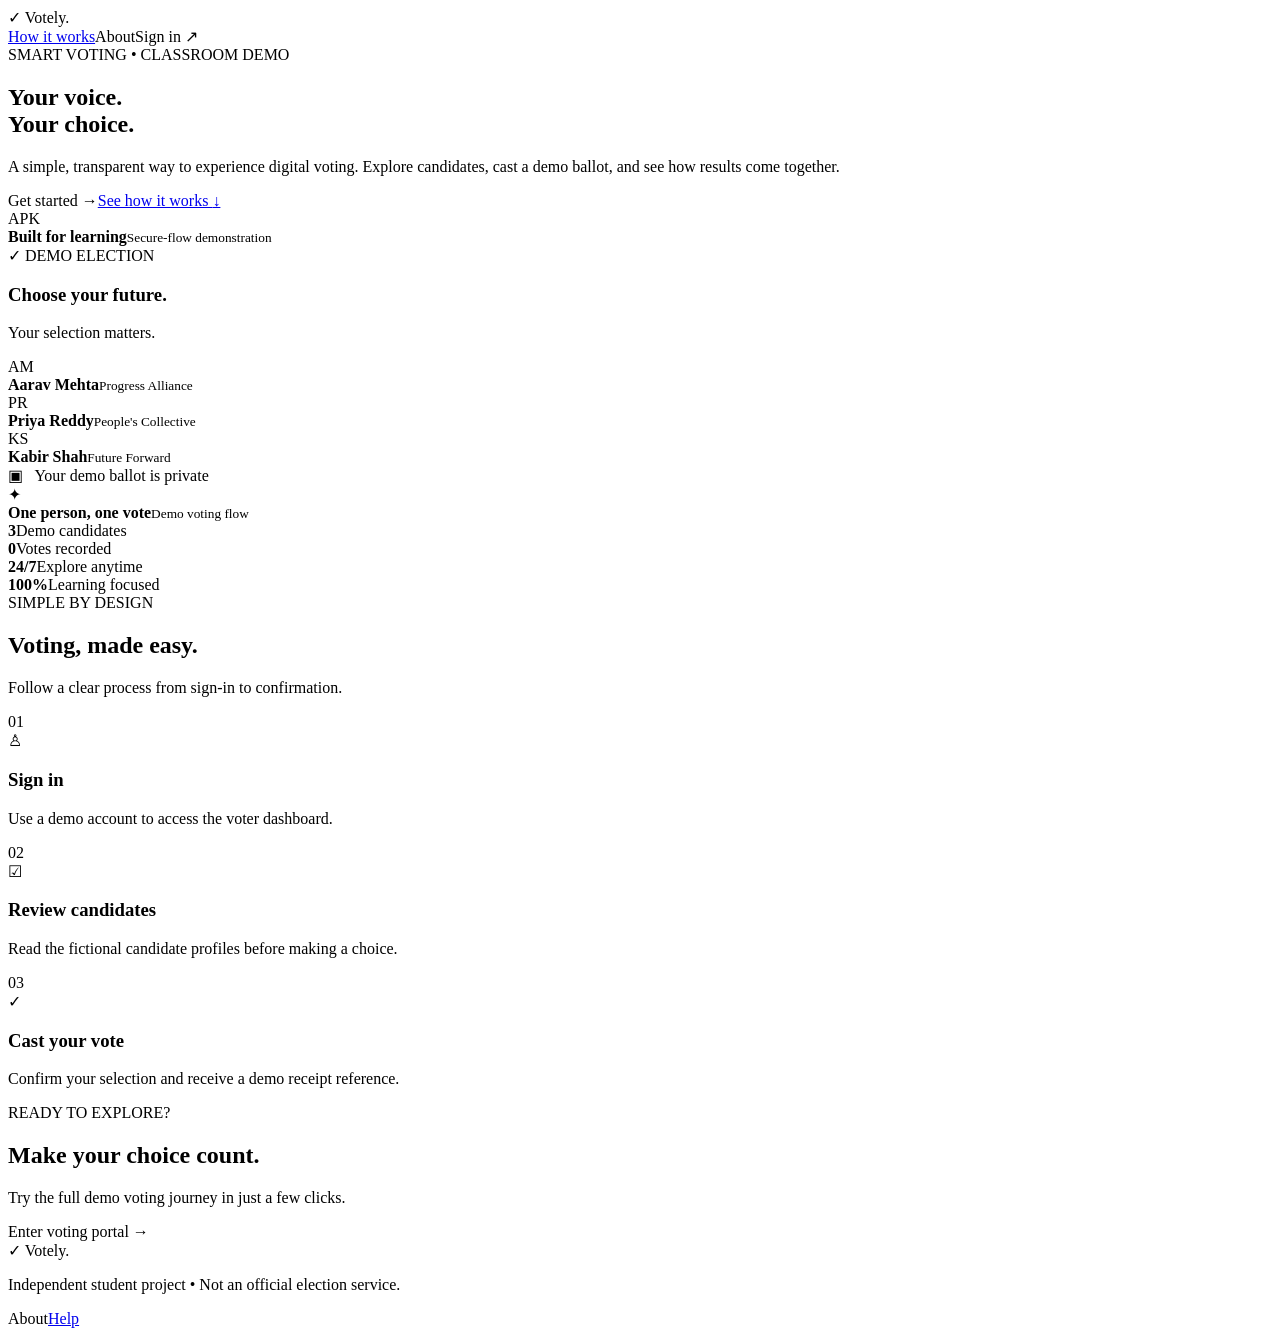
<file: index.html>
<!doctype html>
<html lang="en" xmlns:th="http://www.thymeleaf.org"><head>
<meta charset="utf-8"><meta name="viewport" content="width=device-width,initial-scale=1">
<title>Votely — Smart Voting System</title><link rel="stylesheet" th:href="@{/css/style.css}"></head>
<body>
<header class="topbar"><a class="brand" th:href="@{/}"><span class="brand-icon">✓</span> Votely<span class="brand-dot">.</span></a>
<nav><a href="#how">How it works</a><a th:href="@{/about}">About</a><a class="nav-login" th:href="@{/login}">Sign in <span>↗</span></a></nav></header>
<main>
<section class="hero wrap">
<div class="hero-copy"><div class="eyebrow"><span class="live-dot"></span> SMART VOTING • CLASSROOM DEMO</div>
<h1>Your voice.<br><span>Your choice.</span></h1>
<p class="hero-text">A simple, transparent way to experience digital voting. Explore candidates, cast a demo ballot, and see how results come together.</p>
<div class="hero-actions"><a class="btn btn-primary" th:href="@{/login}">Get started <span>→</span></a><a class="text-link" href="#how">See how it works <span>↓</span></a></div>
<div class="trust-row"><div class="avatar-stack"><span>A</span><span>P</span><span>K</span></div><div><strong>Built for learning</strong><small>Secure-flow demonstration</small></div></div></div>
<div class="hero-art"><div class="orb orb-one"></div><div class="orb orb-two"></div><div class="ballot-card"><div class="card-top"><span class="mini-logo">✓</span><span class="status-pill"><i></i> DEMO ELECTION</span></div><h3>Choose your future.</h3><p class="muted">Your selection matters.</p>
<div class="candidate-row"><div class="candidate-avatar blue">AM</div><div><b>Aarav Mehta</b><small>Progress Alliance</small></div><span class="radio"></span></div>
<div class="candidate-row"><div class="candidate-avatar coral">PR</div><div><b>Priya Reddy</b><small>People's Collective</small></div><span class="radio"></span></div>
<div class="candidate-row"><div class="candidate-avatar green">KS</div><div><b>Kabir Shah</b><small>Future Forward</small></div><span class="radio"></span></div>
<div class="secure-note">▣ &nbsp; Your demo ballot is private</div></div><div class="float-chip"><span>✦</span><div><b>One person, one vote</b><small>Demo voting flow</small></div></div></div>
</section>
<section class="stats wrap"><div><strong th:text="${candidateCount}">3</strong><span>Demo candidates</span></div><div><strong th:text="${totalVotes}">0</strong><span>Votes recorded</span></div><div><strong>24/7</strong><span>Explore anytime</span></div><div><strong>100%</strong><span>Learning focused</span></div></section>
<section id="how" class="how wrap"><div class="section-heading"><div class="eyebrow">SIMPLE BY DESIGN</div><h2>Voting, made easy.</h2><p>Follow a clear process from sign-in to confirmation.</p></div><div class="steps">
<article><span class="step-no">01</span><div class="step-icon">♙</div><h3>Sign in</h3><p>Use a demo account to access the voter dashboard.</p></article>
<article><span class="step-no">02</span><div class="step-icon">☑</div><h3>Review candidates</h3><p>Read the fictional candidate profiles before making a choice.</p></article>
<article><span class="step-no">03</span><div class="step-icon">✓</div><h3>Cast your vote</h3><p>Confirm your selection and receive a demo receipt reference.</p></article>
</div></section>
<section class="cta wrap"><div><div class="eyebrow">READY TO EXPLORE?</div><h2>Make your choice count.</h2><p>Try the full demo voting journey in just a few clicks.</p></div><a class="btn btn-light" th:href="@{/login}">Enter voting portal <span>→</span></a></section>
</main>
<footer><a class="brand" th:href="@{/}"><span class="brand-icon">✓</span> Votely<span class="brand-dot">.</span></a><p>Independent student project • Not an official election service.</p><div><a th:href="@{/about}">About</a><a href="mailto:demo@example.com">Help</a></div></footer>
</body></html>
</file>
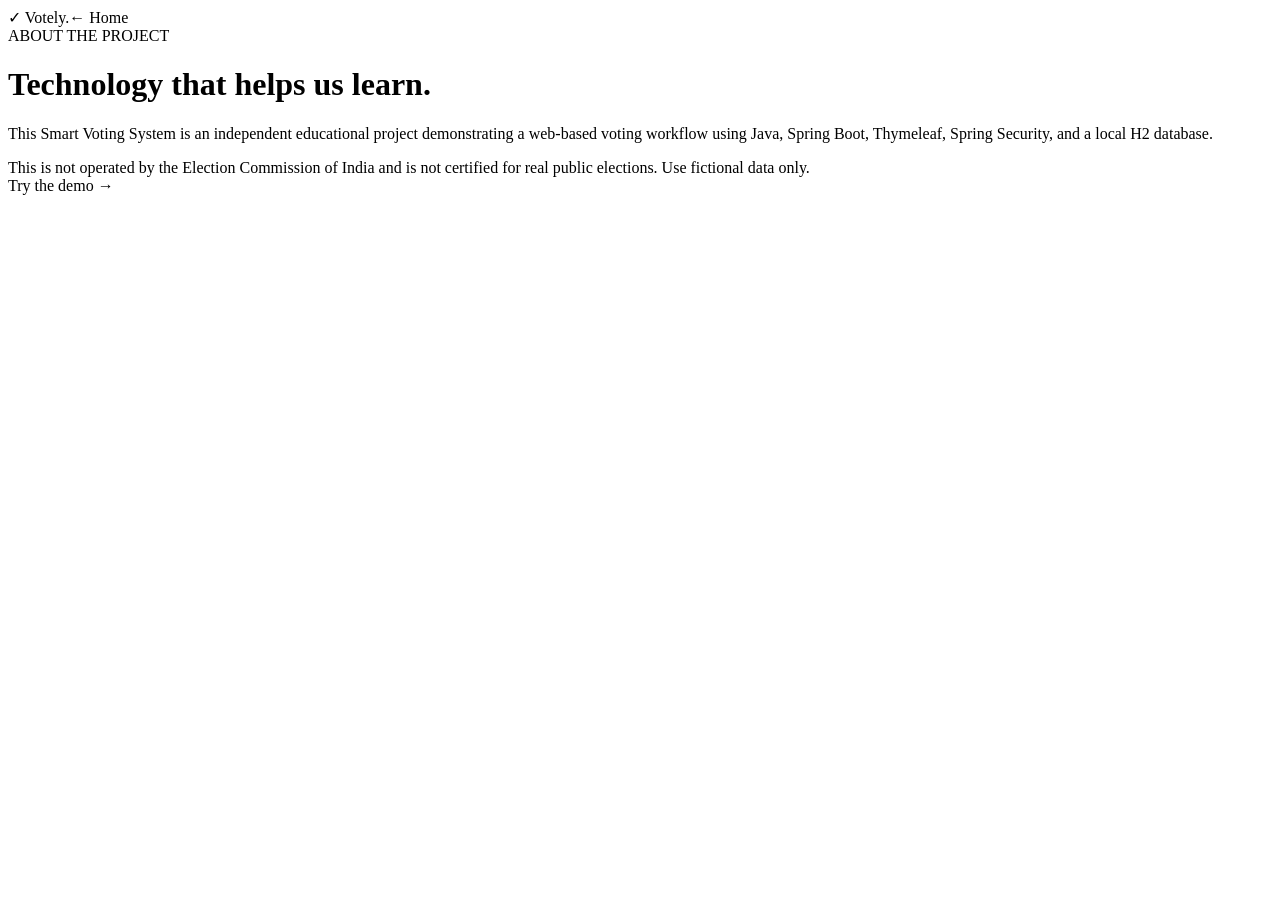
<file: about.html>
<!doctype html><html lang="en" xmlns:th="http://www.thymeleaf.org"><head><meta charset="utf-8"><meta name="viewport" content="width=device-width,initial-scale=1"><title>About • Votely</title><link rel="stylesheet" th:href="@{/css/style.css}"></head><body><header class="topbar"><a class="brand" th:href="@{/}"><span class="brand-icon">✓</span> Votely<span class="brand-dot">.</span></a><a th:href="@{/}" class="text-link">← Home</a></header><main class="about-page wrap"><div class="eyebrow">ABOUT THE PROJECT</div><h1>Technology that helps us learn.</h1><p>This Smart Voting System is an independent educational project demonstrating a web-based voting workflow using Java, Spring Boot, Thymeleaf, Spring Security, and a local H2 database.</p><div class="alert warning">This is not operated by the Election Commission of India and is not certified for real public elections. Use fictional data only.</div><a class="btn btn-primary" th:href="@{/login}">Try the demo →</a></main></body></html>
</file>
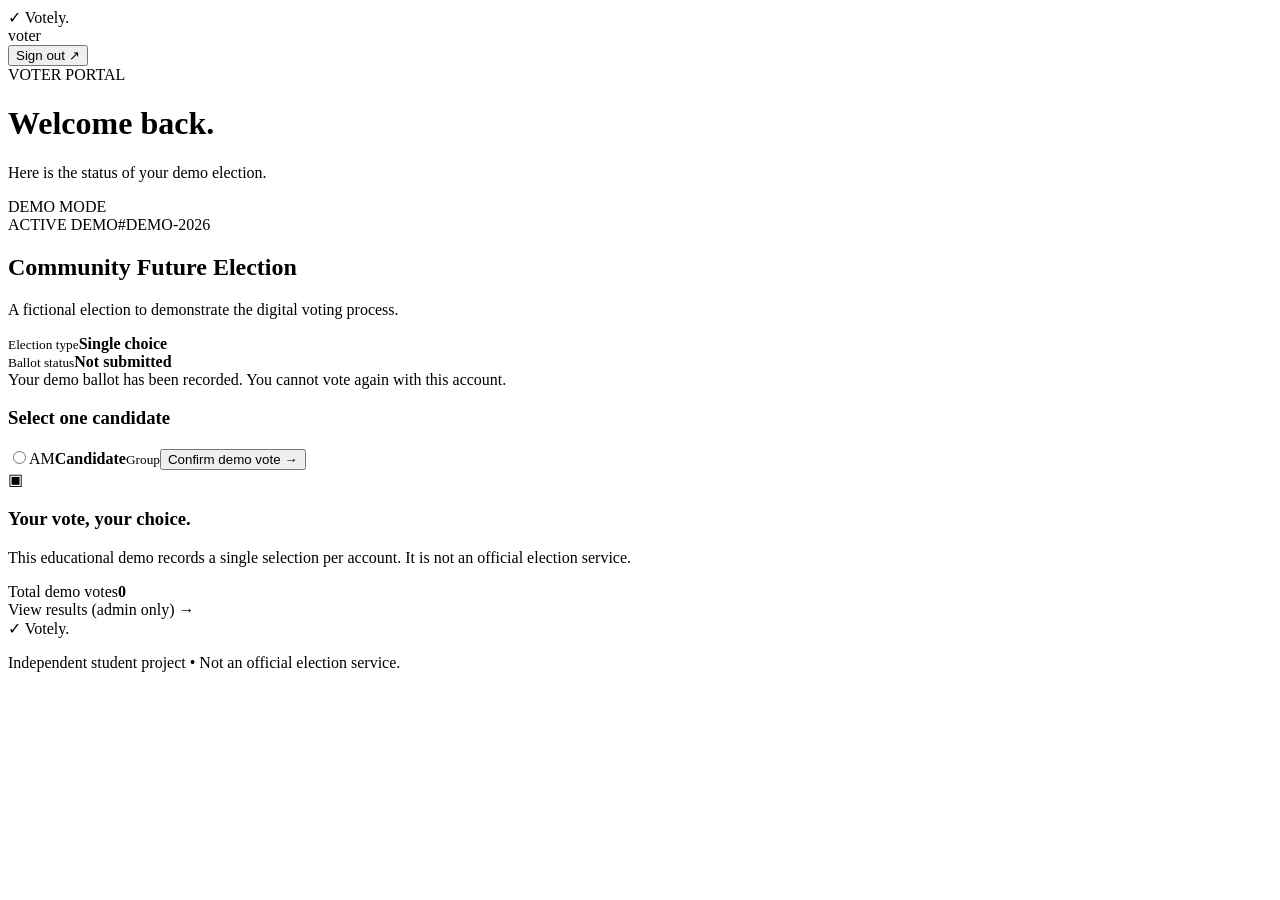
<file: dashboard.html>
<!doctype html><html lang="en" xmlns:th="http://www.thymeleaf.org"><head><meta charset="utf-8"><meta name="viewport" content="width=device-width,initial-scale=1"><title>Dashboard • Votely</title><link rel="stylesheet" th:href="@{/css/style.css}"></head><body><header class="topbar"><a class="brand" th:href="@{/}"><span class="brand-icon">✓</span> Votely<span class="brand-dot">.</span></a><nav><span class="user-chip" th:text="${username}">voter</span><form th:action="@{/logout}" method="post"><button class="nav-login" type="submit">Sign out ↗</button></form></nav></header><main class="dashboard wrap"><div class="dashboard-heading"><div><div class="eyebrow">VOTER PORTAL</div><h1>Welcome back.</h1><p class="muted">Here is the status of your demo election.</p></div><span class="status-pill"><i></i> DEMO MODE</span></div><div class="dashboard-grid"><section class="panel election-panel"><div class="panel-top"><span class="status-pill"><i></i> ACTIVE DEMO</span><span class="muted">#DEMO-2026</span></div><h2>Community Future Election</h2><p class="muted">A fictional election to demonstrate the digital voting process.</p><div class="election-meta"><div><small>Election type</small><b>Single choice</b></div><div><small>Ballot status</small><b th:text="${hasVoted ? 'Submitted' : 'Not submitted'}">Not submitted</b></div></div><div th:if="${hasVoted}" class="alert success">Your demo ballot has been recorded. You cannot vote again with this account.</div><form th:unless="${hasVoted}" th:action="@{/vote/submit}" method="post" class="vote-form"><h3>Select one candidate</h3><label class="candidate-select" th:each="candidate : ${candidates}"><input type="radio" name="candidateId" th:value="${candidate.key}" required><span class="candidate-avatar" th:classappend="${candidate.key == 'c1' ? ' blue' : (candidate.key == 'c2' ? ' coral' : ' green')}" th:text="${candidate.key == 'c1' ? 'AM' : (candidate.key == 'c2' ? 'PR' : 'KS')}">AM</span><span class="candidate-info"><b th:text="${candidate.value}">Candidate</b><small th:text="${candidate.key == 'c1' ? 'Progress Alliance' : (candidate.key == 'c2' ? 'People’s Collective' : 'Future Forward')}">Group</small></span><span class="radio"></span></label><button class="btn btn-primary full" type="submit" onclick="return confirm('Submit your demo vote? You cannot change it afterward.')">Confirm demo vote <span>→</span></button></form></section><aside class="panel side-panel"><div class="side-icon">▣</div><h3>Your vote, your choice.</h3><p class="muted">This educational demo records a single selection per account. It is not an official election service.</p><div class="divider"></div><div class="side-stat"><span>Total demo votes</span><b th:text="${totalVotes}">0</b></div><a class="text-link" th:href="@{/admin/results}">View results (admin only) →</a></aside></div></main><footer><a class="brand" th:href="@{/}"><span class="brand-icon">✓</span> Votely<span class="brand-dot">.</span></a><p>Independent student project • Not an official election service.</p></footer></body></html>
</file>
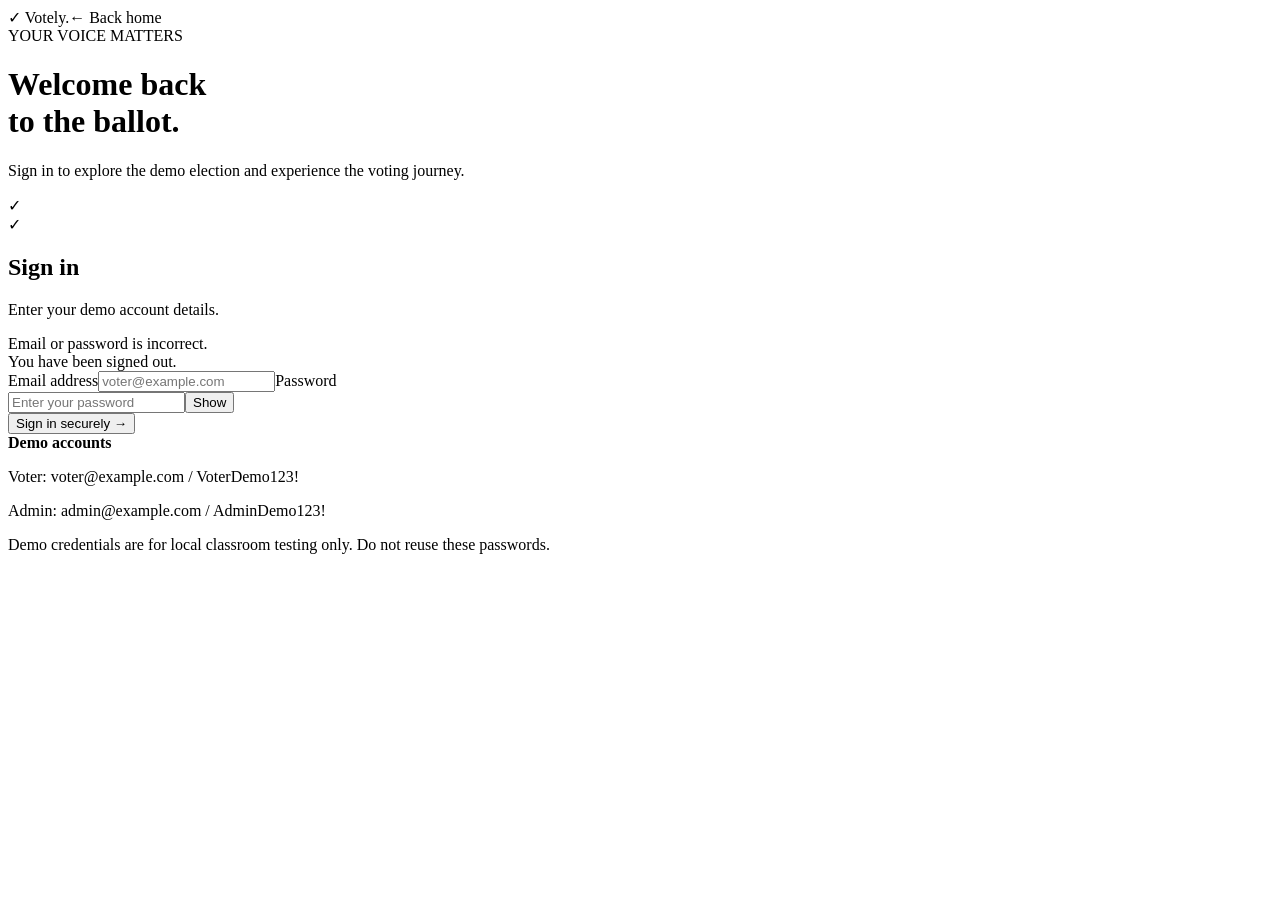
<file: login.html>
<!doctype html><html lang="en" xmlns:th="http://www.thymeleaf.org"><head><meta charset="utf-8"><meta name="viewport" content="width=device-width,initial-scale=1"><title>Sign in • Votely</title><link rel="stylesheet" th:href="@{/css/style.css}"></head><body class="auth-body"><header class="topbar"><a class="brand" th:href="@{/}"><span class="brand-icon">✓</span> Votely<span class="brand-dot">.</span></a><a class="text-link" th:href="@{/}">← Back home</a></header><main class="auth-wrap"><div class="auth-side"><div class="eyebrow">YOUR VOICE MATTERS</div><h1>Welcome back<br><span>to the ballot.</span></h1><p>Sign in to explore the demo election and experience the voting journey.</p><div class="auth-decoration">✓</div></div><form class="auth-card" method="post" th:action="@{/login}"><div class="mini-logo">✓</div><h2>Sign in</h2><p class="muted">Enter your demo account details.</p><div th:if="${param.error}" class="alert error">Email or password is incorrect.</div><div th:if="${param.logout}" class="alert success">You have been signed out.</div><label for="username">Email address</label><input id="username" name="username" type="email" placeholder="voter@example.com" required autocomplete="username"><label for="password">Password</label><div class="password-wrap"><input id="password" name="password" type="password" placeholder="Enter your password" required autocomplete="current-password"><button type="button" class="show-password" onclick="const p=document.getElementById('password');p.type=p.type==='password'?'text':'password'">Show</button></div><button class="btn btn-primary full" type="submit">Sign in securely <span>→</span></button><div class="demo-credentials"><b>Demo accounts</b><p>Voter: voter@example.com / VoterDemo123!</p><p>Admin: admin@example.com / AdminDemo123!</p></div><p class="fine-print">Demo credentials are for local classroom testing only. Do not reuse these passwords.</p></form></main><script th:src="@{/js/app.js}"></script></body></html>
</file>
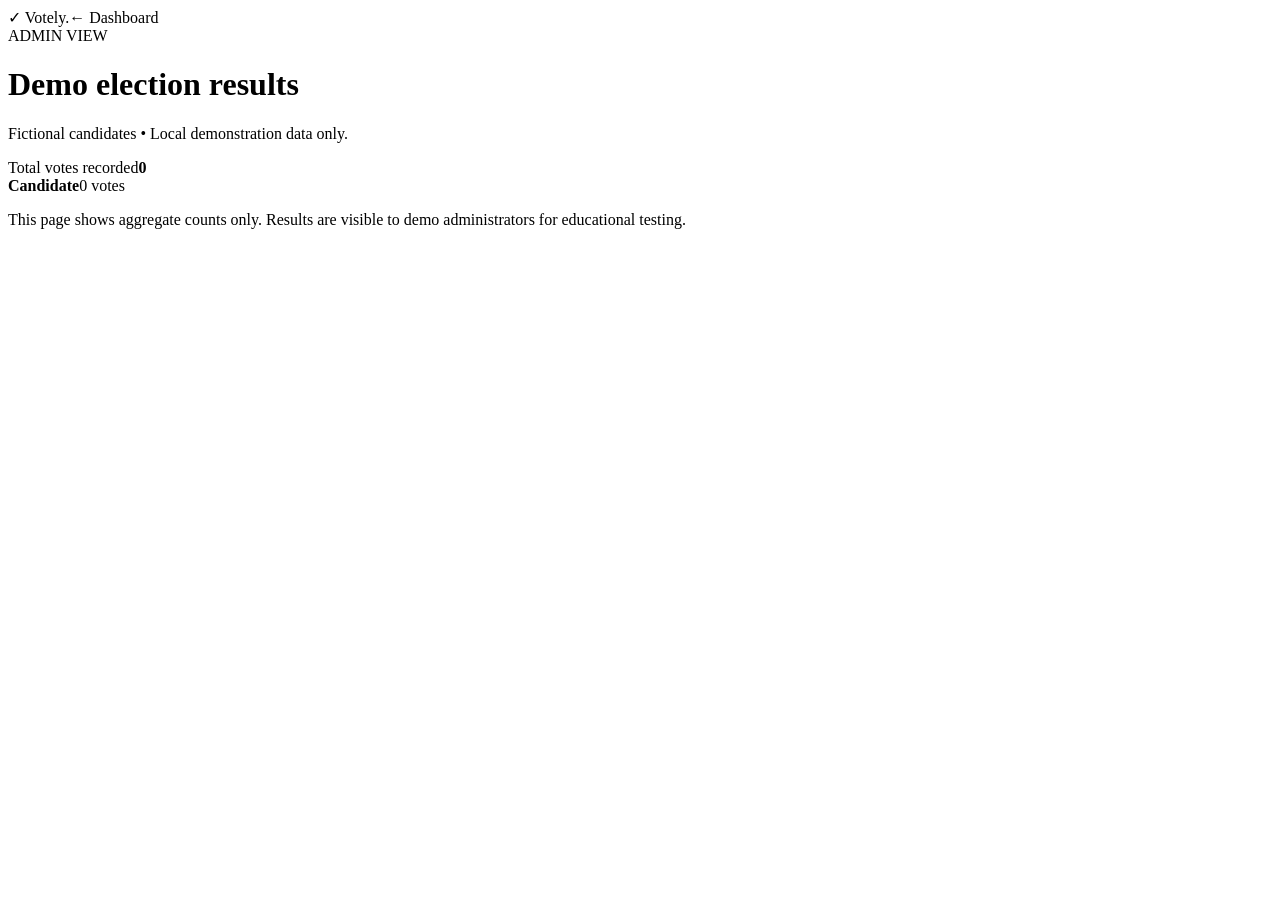
<file: results.html>
<!doctype html><html lang="en" xmlns:th="http://www.thymeleaf.org"><head><meta charset="utf-8"><meta name="viewport" content="width=device-width,initial-scale=1"><title>Demo results • Votely</title><link rel="stylesheet" th:href="@{/css/style.css}"></head><body><header class="topbar"><a class="brand" th:href="@{/}"><span class="brand-icon">✓</span> Votely<span class="brand-dot">.</span></a><a class="text-link" th:href="@{/dashboard}">← Dashboard</a></header><main class="dashboard wrap"><div class="eyebrow">ADMIN VIEW</div><h1>Demo election results</h1><p class="muted">Fictional candidates • Local demonstration data only.</p><section class="panel results-panel"><div class="results-total"><span>Total votes recorded</span><strong th:text="${totalVotes}">0</strong></div><div class="result-row" th:each="candidate : ${candidates}"><div class="result-label"><b th:text="${candidate.value}">Candidate</b><span th:text="${results[candidate.key]} + ' votes'">0 votes</span></div><div class="bar-track"><div class="bar-fill" th:style="'width:' + (${totalVotes == 0 ? 0 : results[candidate.key] * 100 / totalVotes}) + '%'"></div></div></div><p class="fine-print">This page shows aggregate counts only. Results are visible to demo administrators for educational testing.</p></section></main></body></html>
</file>
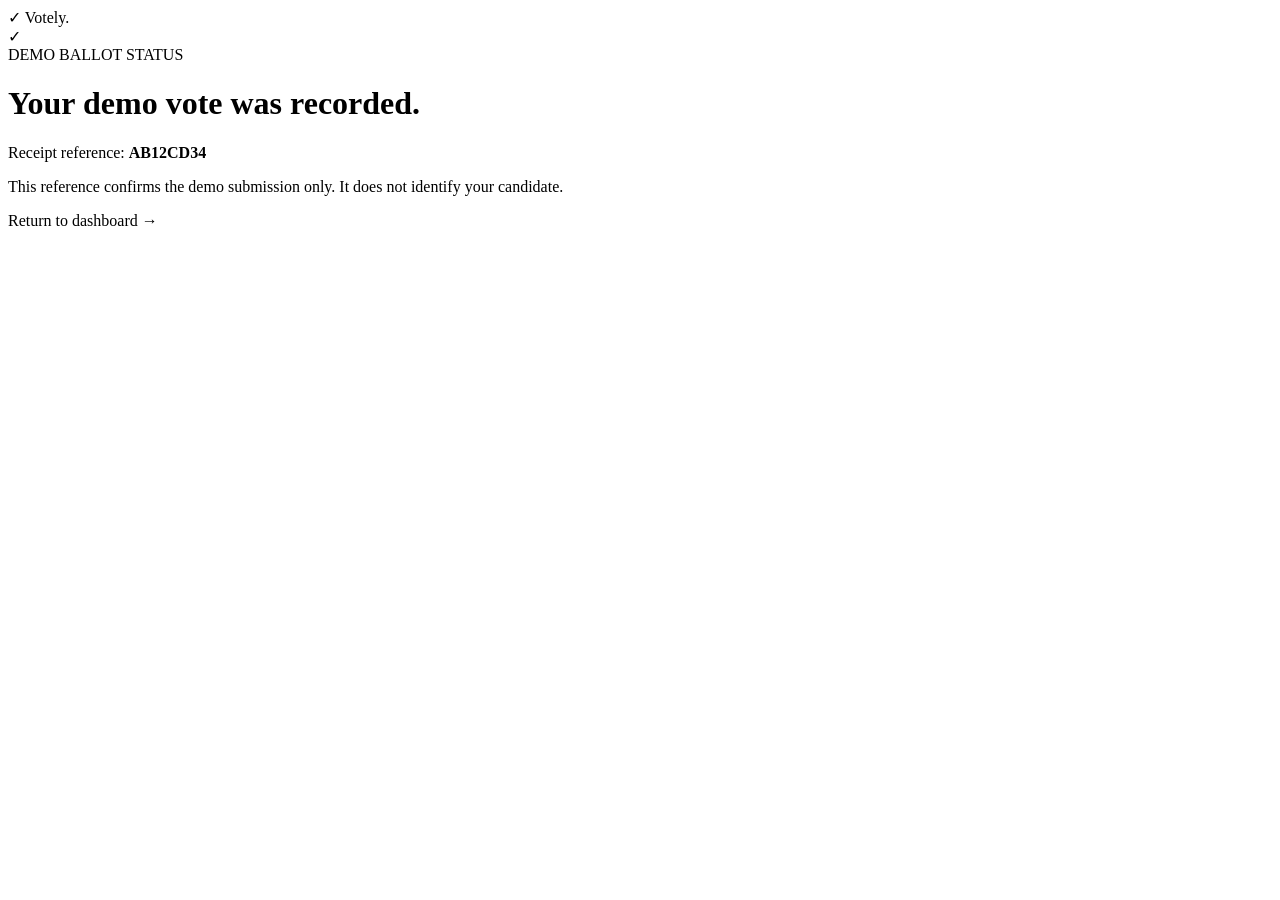
<file: vote-result.html>
<!doctype html><html lang="en" xmlns:th="http://www.thymeleaf.org"><head><meta charset="utf-8"><meta name="viewport" content="width=device-width,initial-scale=1"><title>Vote status • Votely</title><link rel="stylesheet" th:href="@{/css/style.css}"></head><body><header class="topbar"><a class="brand" th:href="@{/}"><span class="brand-icon">✓</span> Votely<span class="brand-dot">.</span></a></header><main class="result-wrap"><div class="success-mark">✓</div><div class="eyebrow">DEMO BALLOT STATUS</div><h1 th:text="${message}">Your demo vote was recorded.</h1><p class="muted" th:if="${receipt}">Receipt reference: <b th:text="${receipt}">AB12CD34</b></p><p class="muted">This reference confirms the demo submission only. It does not identify your candidate.</p><a class="btn btn-primary" th:href="@{/dashboard}">Return to dashboard →</a></main></body></html>
</file>
